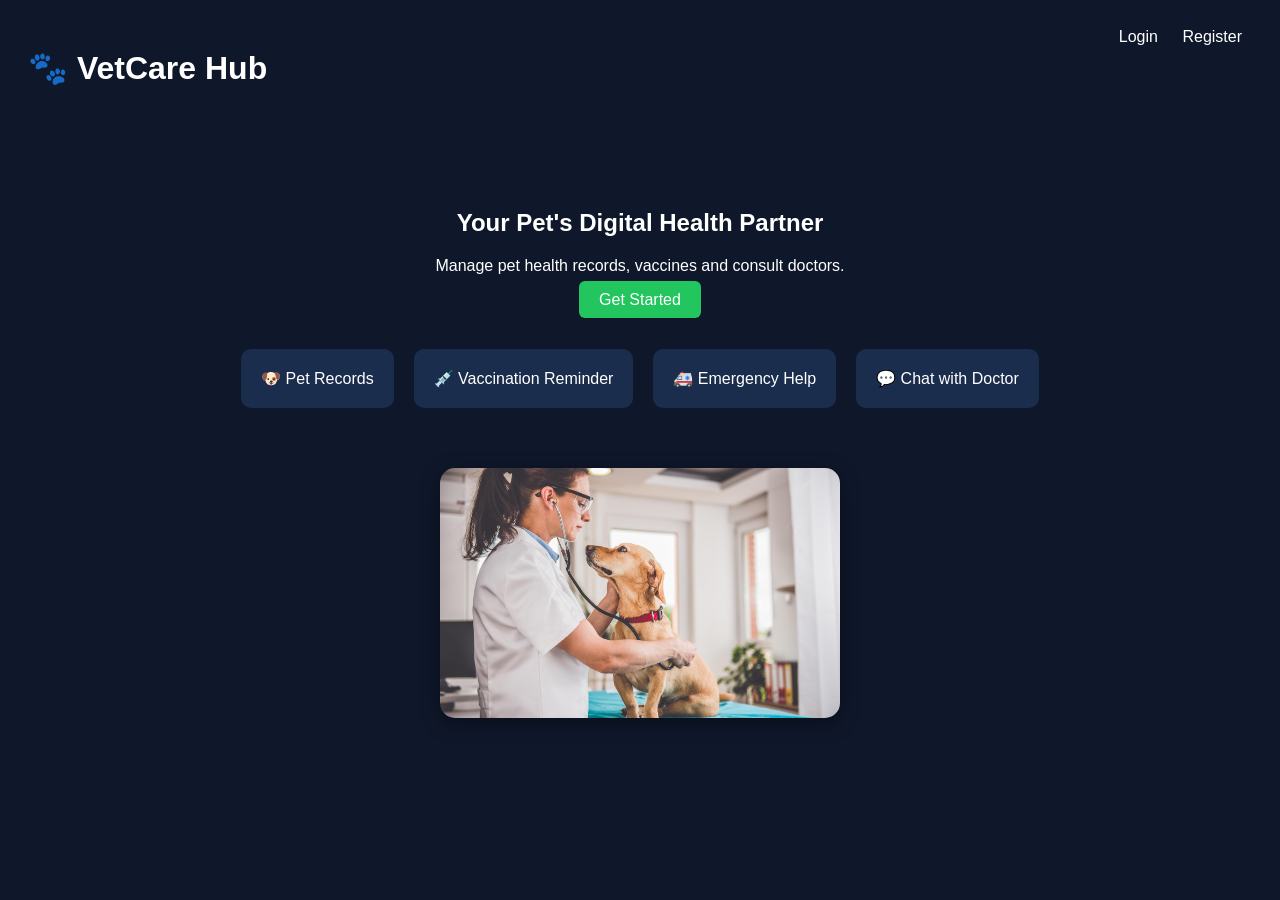
<file: index.html>
<!DOCTYPE html>
<html>
<head>

<title>VetCare Hub</title>
<link rel="stylesheet" href="style.css">

</head>

<body>

<header>

<h1>🐾 VetCare Hub</h1>
<nav>
<a href="Login.html">Login</a>
<a href="Register.html">Register</a>
</nav>

</header>

<section class="hero">

<h2>Your Pet's Digital Health Partner</h2>

<p>Manage pet health records, vaccines and consult doctors.</p>

<a href="Register.html" class="btn">Get Started</a>

</section>

<section class="features">

<div class="card">🐶 Pet Records</div>
<div class="card">💉 Vaccination Reminder</div>
<div class="card">🚑 Emergency Help</div>
<div class="card">💬 Chat with Doctor</div>


</section>


<!-- Bottom Image -->
<div class="bottom-image">
    <img src="pet.jpg" alt="Veterinarian with dog">
</div>


</body>
</html>
</file>
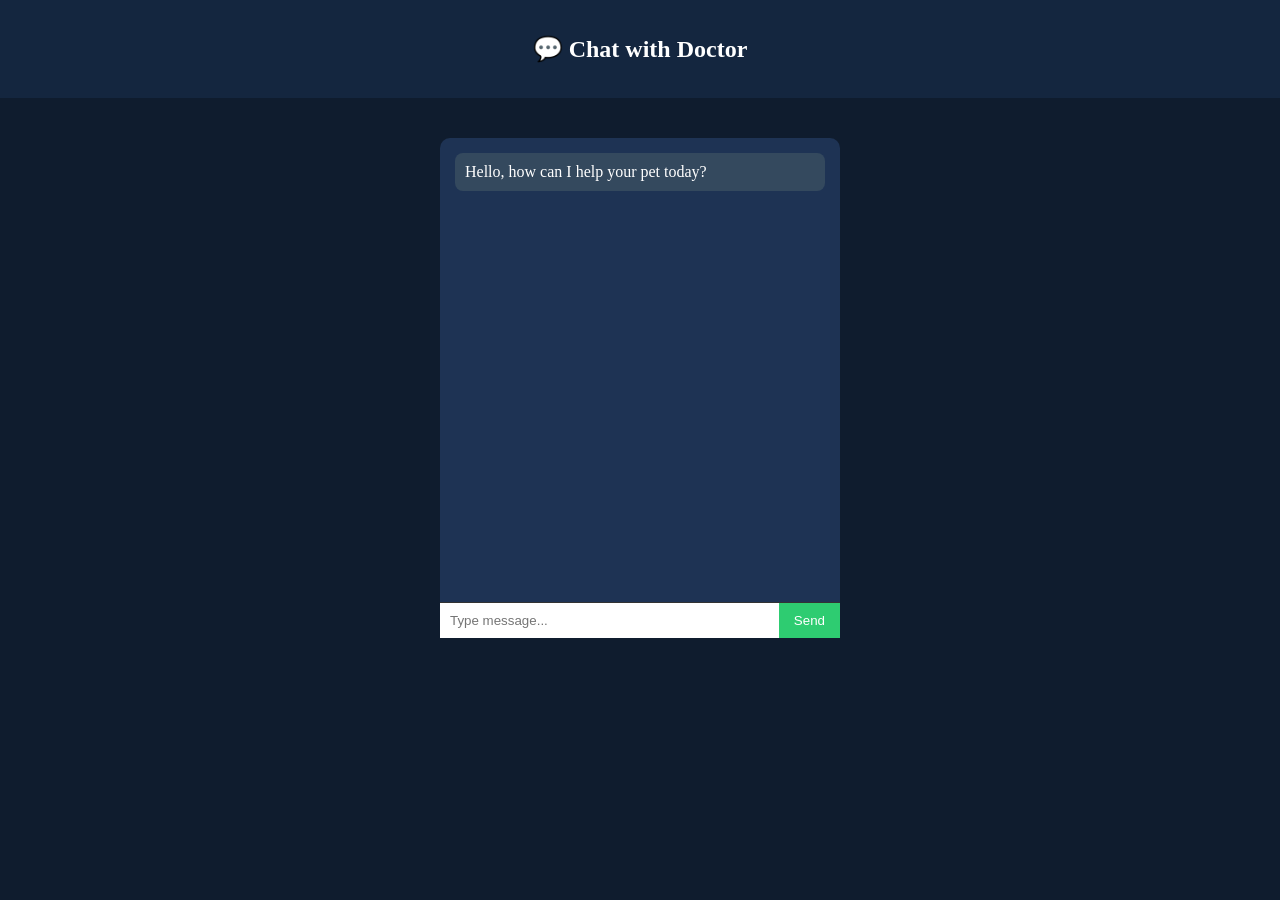
<file: chat-doctor.html>
<!DOCTYPE html>
<html>
<head>

<title>Chat with Doctor</title>

<style>

body{
font-family:Segoe UI;
background:#0f1c2e;
color:white;
margin:0;
}

header{
background:#14263f;
padding:15px;
text-align:center;
}

.chat-container{
width:400px;
margin:40px auto;
background:#1e3354;
border-radius:10px;
display:flex;
flex-direction:column;
height:500px;
}

.messages{
flex:1;
padding:15px;
overflow-y:auto;
}

.msg{
padding:10px;
margin-bottom:10px;
border-radius:8px;
}

.user{
background:#2ecc71;
align-self:flex-end;
}

.doctor{
background:#34495e;
}

.input-box{
display:flex;
border-top:1px solid #333;
}

input{
flex:1;
padding:10px;
border:none;
outline:none;
}

button{
background:#2ecc71;
border:none;
padding:10px 15px;
color:white;
}

</style>

</head>

<body>

<header>
<h2>💬 Chat with Doctor</h2>
</header>

<div class="chat-container">

<div class="messages" id="messages">

<div class="msg doctor">Hello, how can I help your pet today?</div>

</div>

<div class="input-box">

<input id="messageInput" placeholder="Type message...">

<button onclick="sendMessage()">Send</button>

</div>

</div>

<script>

function sendMessage(){

var input=document.getElementById("messageInput");

var message=input.value;

if(message==="") return;

var msg=document.createElement("div");

msg.className="msg user";

msg.innerText=message;

document.getElementById("messages").appendChild(msg);

input.value="";

}

</script>

</body>
</html>
</file>
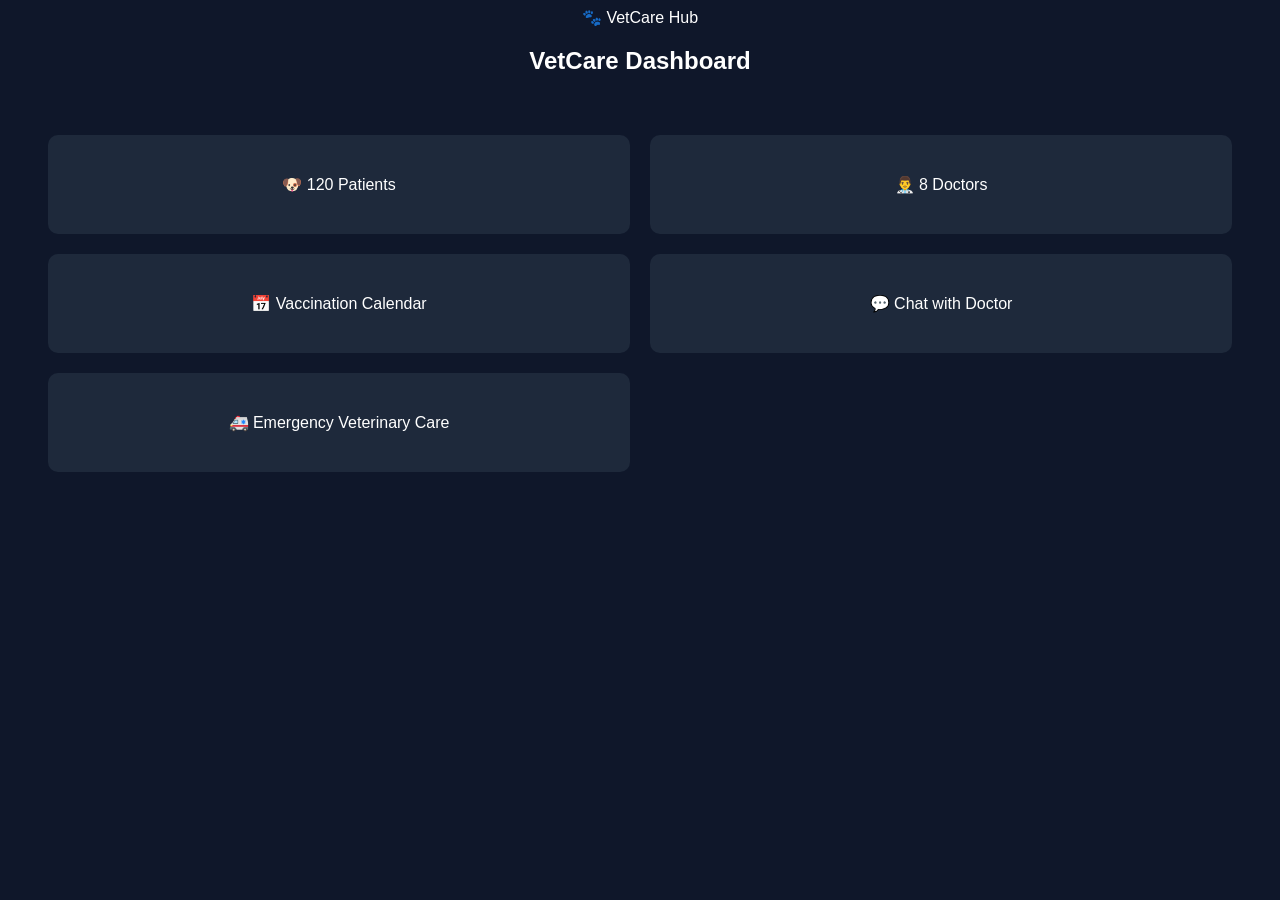
<file: Dashboard.html>
<!DOCTYPE html>
<html>
<head>
<title>Dashboard</title>
<link rel="stylesheet" href="style.css">
</head>

<body>

<div class="navbar">
<div class="logo">🐾 VetCare Hub</div>

</div>

<div class="container">

<h2>VetCare Dashboard</h2>

<div class="grid">

<a href="Patients.html" class="box">🐶 120 Patients</a>

<a href="Doctors.html" class="box">👨‍⚕️ 8 Doctors</a>

<a href="vaccination-calendar.html" class="box">📅 Vaccination Calendar</a>

<a href="chat-doctor.html" class="box">💬 Chat with Doctor</a>
<a href="emergency-map.html" class="box">🚑 Emergency Veterinary Care</a>


</div>

</body>
</html>
</file>
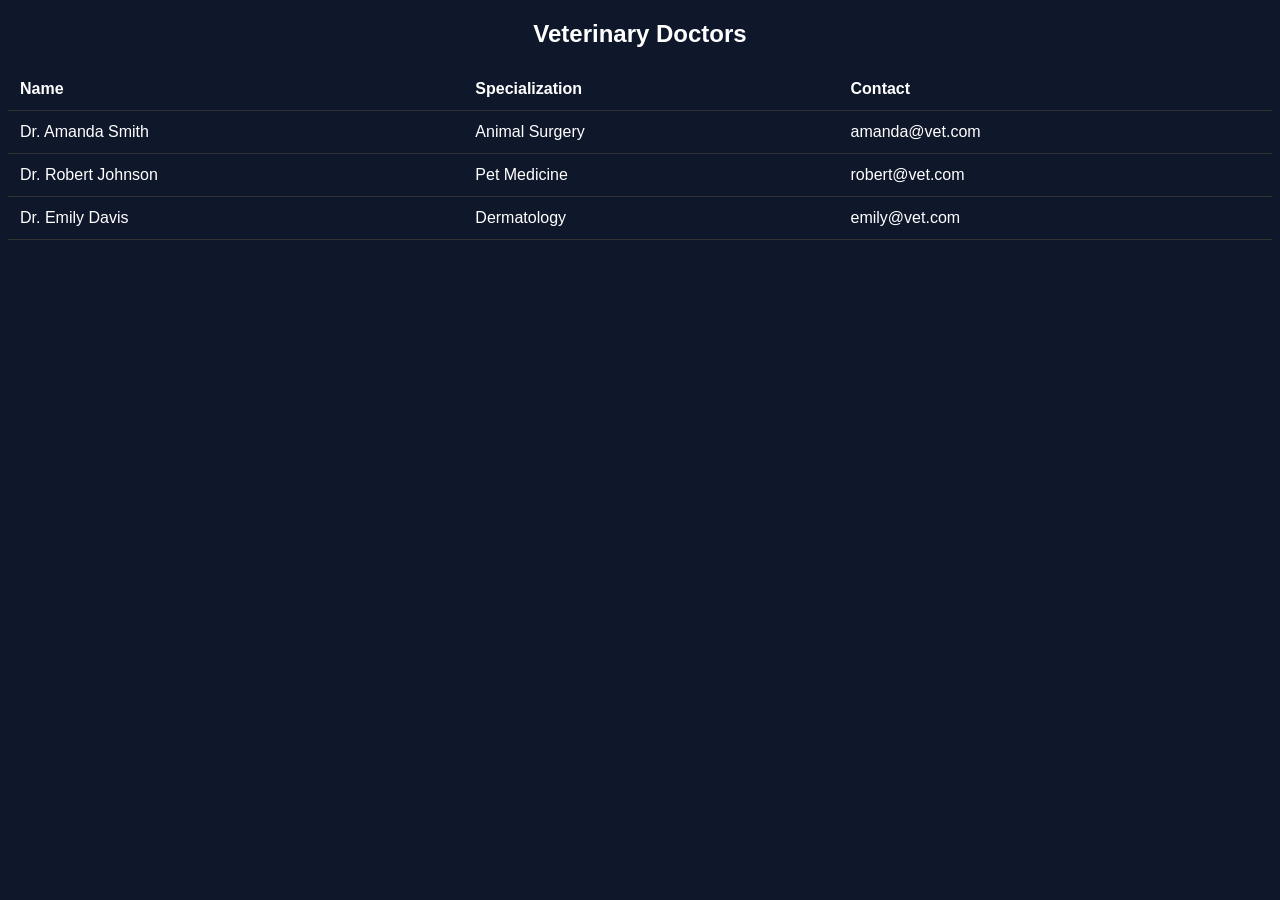
<file: Doctors.html>
<!DOCTYPE html>
<html>
<head>
<title>Doctors</title>
<link rel="stylesheet" href="style.css">
</head>

<body>

<div class="container">

<h2>Veterinary Doctors</h2>

<table>

<tr>
<th>Name</th>
<th>Specialization</th>
<th>Contact</th>
</tr>

<tr>
<td>Dr. Amanda Smith</td>
<td>Animal Surgery</td>
<td>amanda@vet.com</td>
</tr>

<tr>
<td>Dr. Robert Johnson</td>
<td>Pet Medicine</td>
<td>robert@vet.com</td>
</tr>

<tr>
<td>Dr. Emily Davis</td>
<td>Dermatology</td>
<td>emily@vet.com</td>
</tr>

</table>

</div>

</body>
</html>
</file>
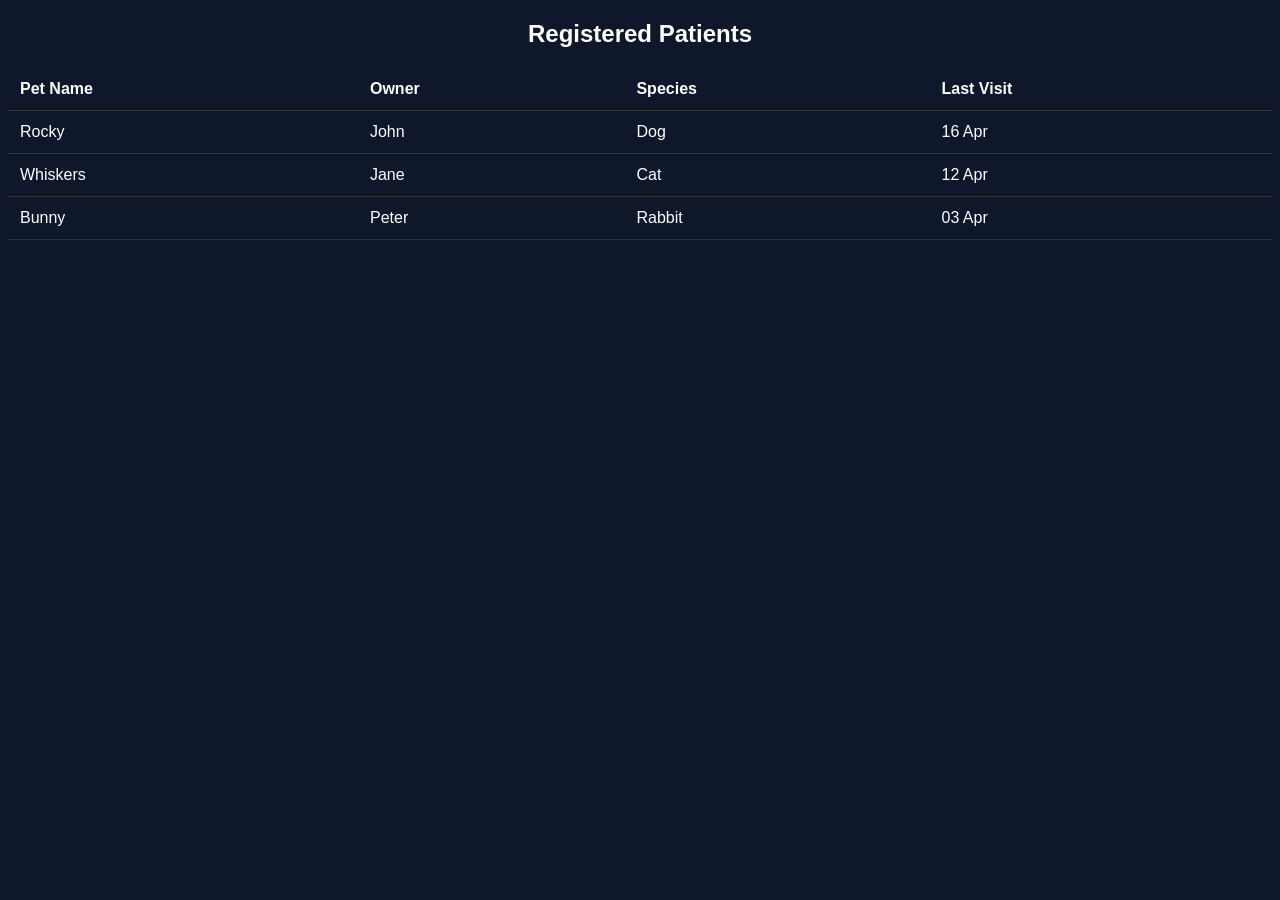
<file: Patients.html>
<!DOCTYPE html>
<html>
<head>
<title>Patients</title>
<link rel="stylesheet" href="style.css">
</head>

<body>

<div class="container">

<h2>Registered Patients</h2>

<table>

<tr>
<th>Pet Name</th>
<th>Owner</th>
<th>Species</th>
<th>Last Visit</th>
</tr>

<tr>
<td>Rocky</td>
<td>John</td>
<td>Dog</td>
<td>16 Apr</td>
</tr>

<tr>
<td>Whiskers</td>
<td>Jane</td>
<td>Cat</td>
<td>12 Apr</td>
</tr>

<tr>
<td>Bunny</td>
<td>Peter</td>
<td>Rabbit</td>
<td>03 Apr</td>
</tr>

</table>

</div>

</body>
</html>
</file>
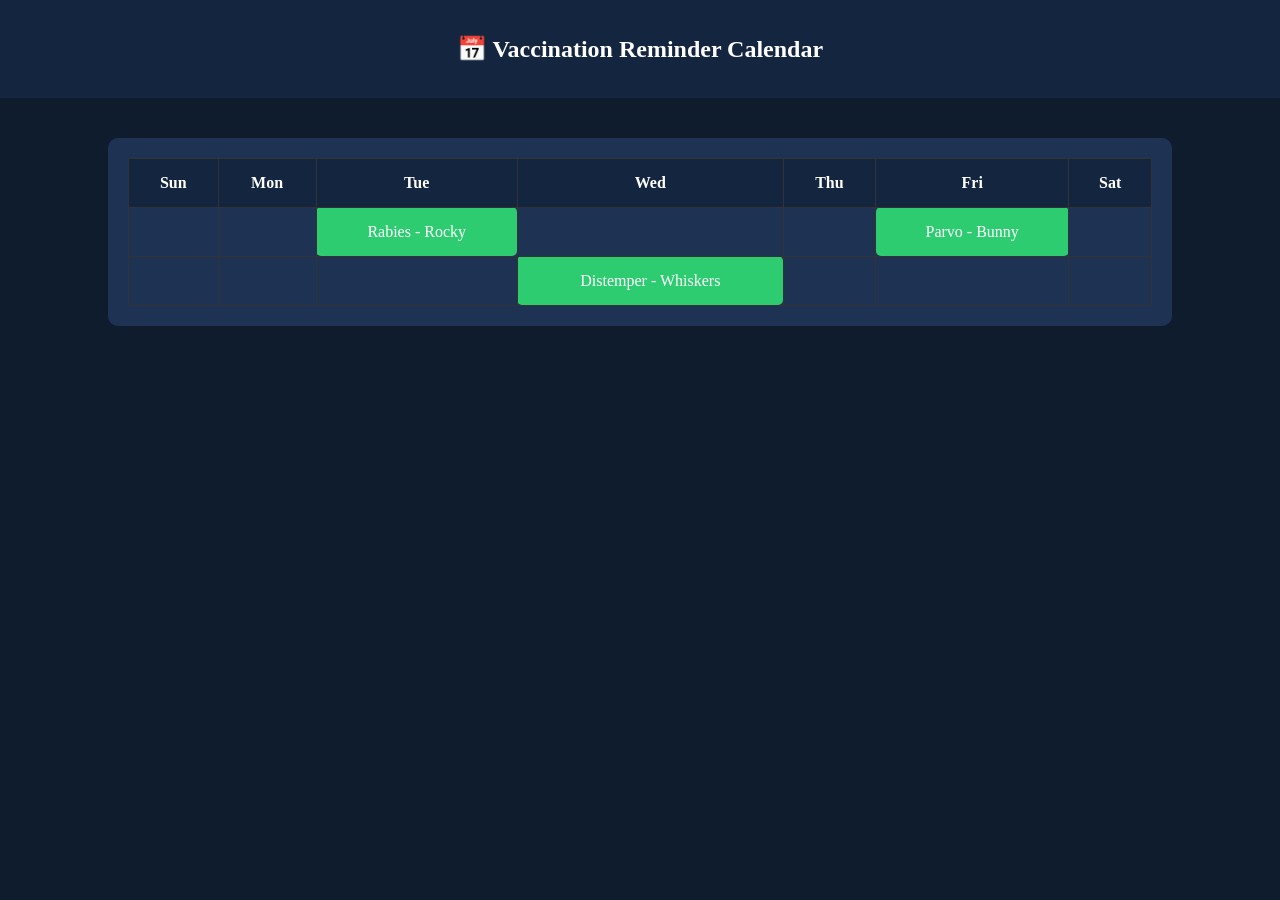
<file: vaccination-calendar.html>
<!DOCTYPE html>
<html>
<head>

<title>Vaccination Calendar</title>

<style>

body{
font-family:Segoe UI;
background:#0f1c2e;
color:white;
margin:0;
}

header{
background:#14263f;
padding:15px;
text-align:center;
}

.calendar{
width:80%;
margin:40px auto;
background:#1e3354;
padding:20px;
border-radius:10px;
}

table{
width:100%;
border-collapse:collapse;
}

th,td{
border:1px solid #333;
padding:15px;
text-align:center;
}

th{
background:#14263f;
}

.reminder{
background:#2ecc71;
color:white;
border-radius:5px;
}

</style>

</head>

<body>

<header>
<h2>📅 Vaccination Reminder Calendar</h2>
</header>

<div class="calendar">

<table>

<tr>
<th>Sun</th>
<th>Mon</th>
<th>Tue</th>
<th>Wed</th>
<th>Thu</th>
<th>Fri</th>
<th>Sat</th>
</tr>

<tr>
<td></td>
<td></td>
<td class="reminder">Rabies - Rocky</td>
<td></td>
<td></td>
<td class="reminder">Parvo - Bunny</td>
<td></td>
</tr>

<tr>
<td></td>
<td></td>
<td></td>
<td class="reminder">Distemper - Whiskers</td>
<td></td>
<td></td>
<td></td>
</tr>

</table>

</div>

</body>
</html>
</file>
<file: style.css>
.bottom-image{
text-align:center;
margin-top:60px;
}

.bottom-image img{
width:400px;
border-radius:15px;
box-shadow:0 5px 20px rgba(0,0,0,0.4);
}
body{

background:#0f172a;
color:white;
font-family:Arial;
text-align:center;

}

header{

display:flex;
justify-content:space-between;
padding:20px;

}

nav a{

margin:10px;
color:white;
text-decoration:none;

}

.hero{

margin-top:80px;

}

.btn{

background:#22c55e;
padding:10px 20px;
color:white;
text-decoration:none;
border-radius:6px;

}

.features{

display:flex;
justify-content:center;
gap:20px;
margin-top:40px;

}

.card{

background:#1e293b;
padding:20px;
border-radius:10px;

}

.form{

margin-top:120px;

}

input{

display:block;
margin:10px auto;
padding:10px;
width:250px;

}

button{

background:#22c55e;
border:none;
padding:10px 20px;
color:white;

}

.grid{

display:grid;
grid-template-columns:repeat(2,1fr);
gap:20px;
padding:40px;

}

.box{

background:#1e293b;
padding:40px;
border-radius:10px;
text-decoration:none;
color:white;

}

/* Dashboard */

.dashboard{
display:grid;
grid-template-columns:repeat(3,1fr);
gap:20px;
margin-top:30px;
}

.card{
background:#1b2d4d;
padding:20px;
border-radius:10px;
}

/* Tables */

table{
width:100%;
border-collapse:collapse;
margin-top:20px;
}

th,td{
padding:12px;
text-align:left;
border-bottom:1px solid #333;
}
</file>
